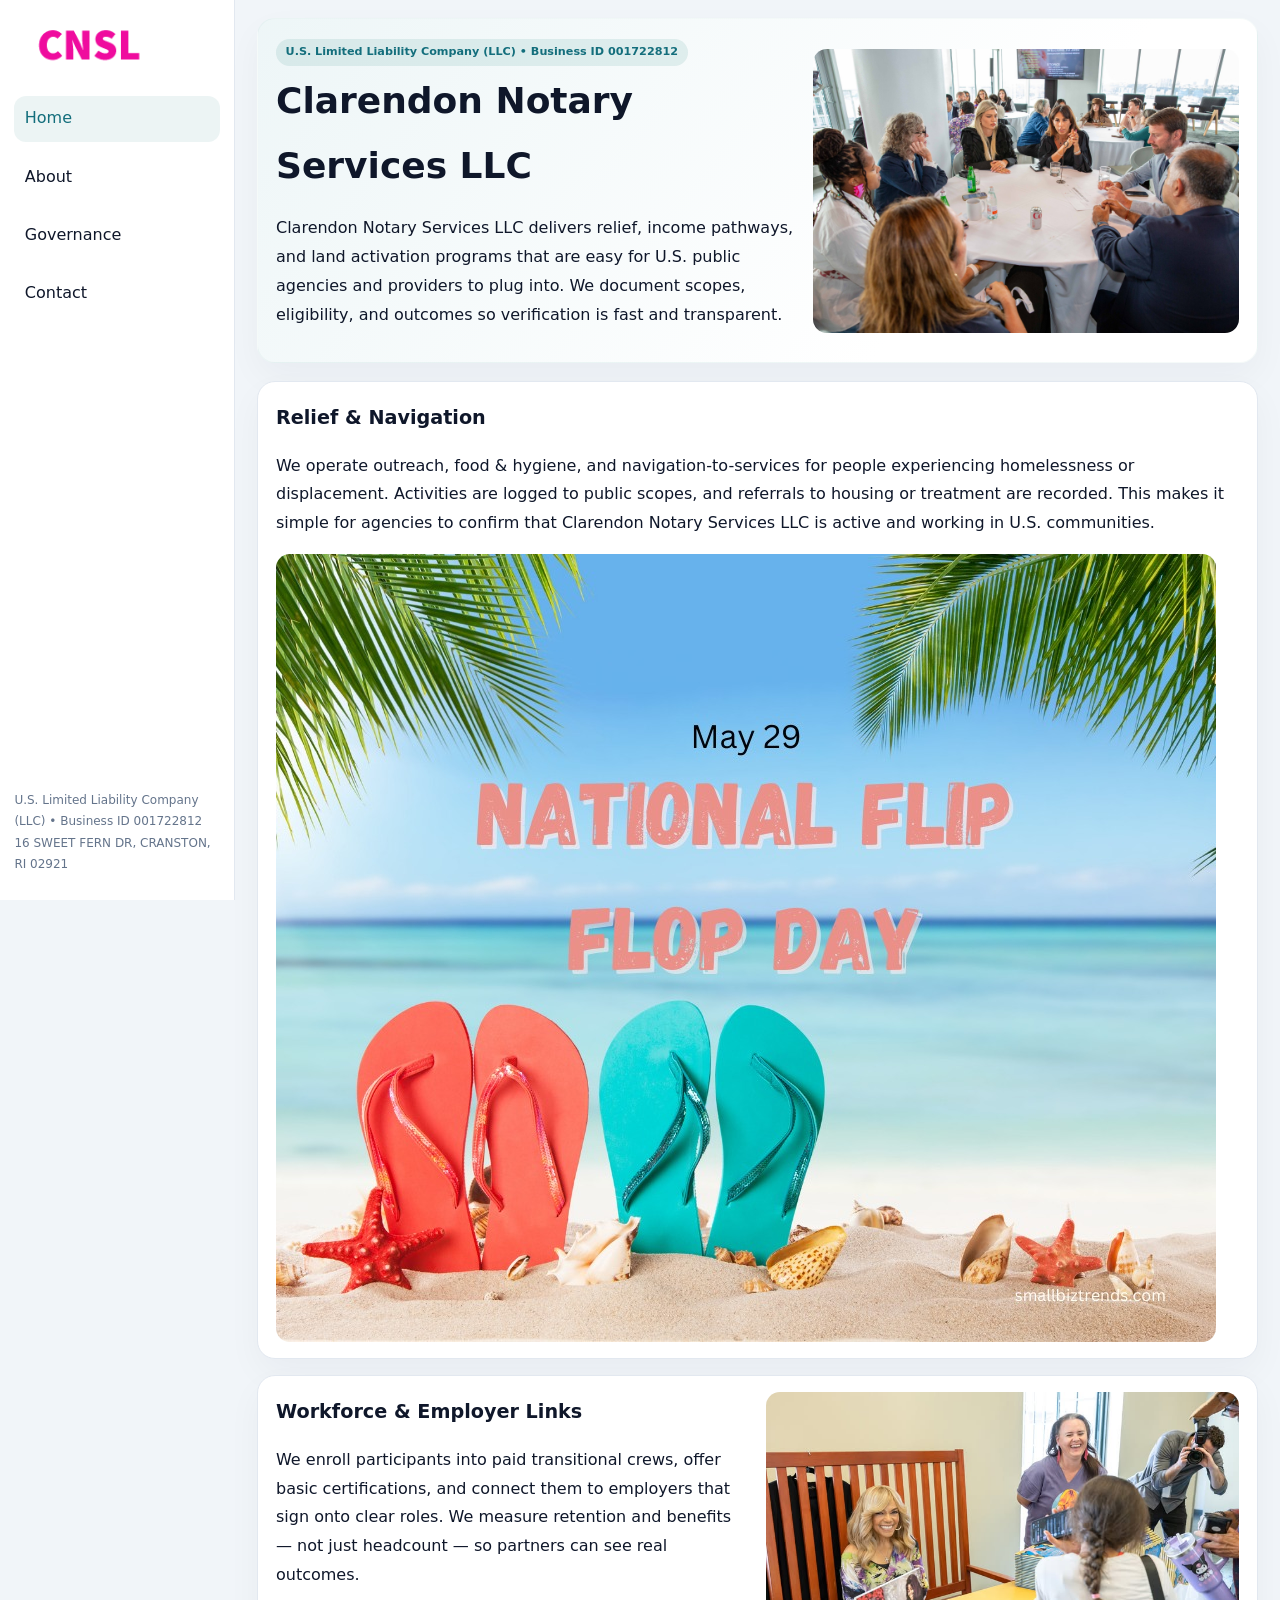
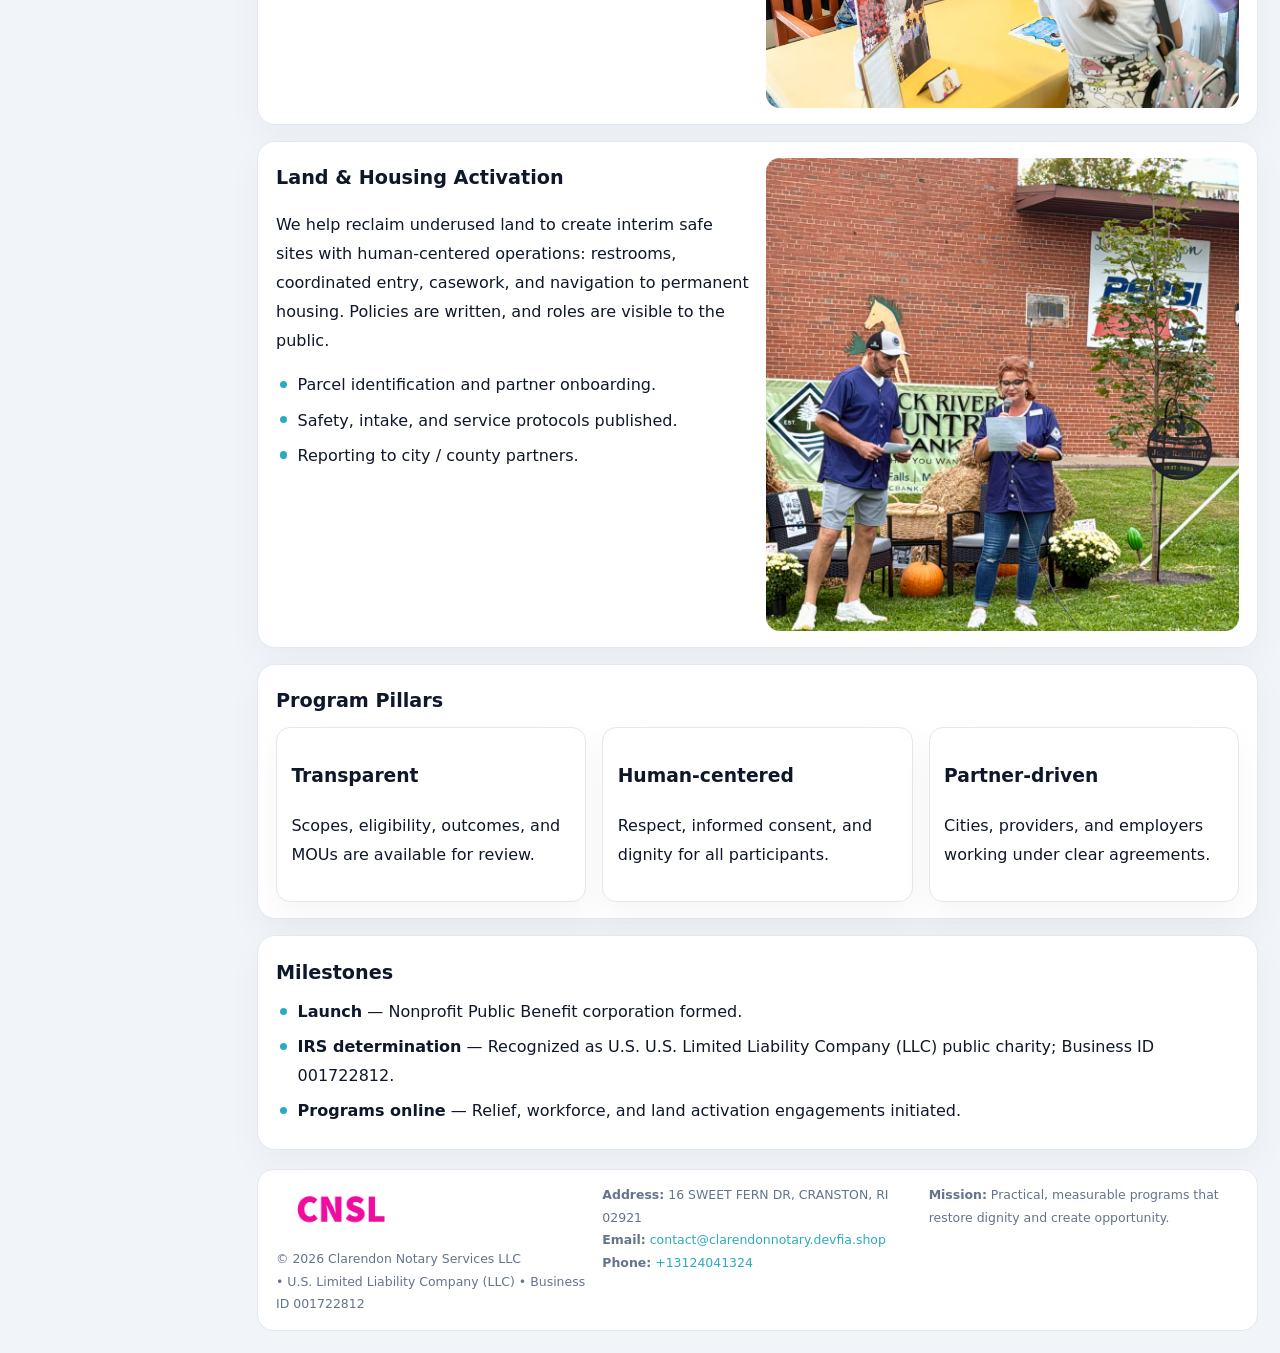
<file: index.html>
<!doctype html><html lang="en"><head>
<meta charset="utf-8">
<meta name="viewport" content="width=device-width,initial-scale=1">
<title>Clarendon Notary Services LLC – Nonprofit • 2025</title>
<link rel="stylesheet" href="assets/styles.css">
<link rel="icon" href="images/logo.png">
<meta name="data-ein" content="001722812">
<meta name="data-name" content="Clarendon Notary Services LLC">
<meta name="data-email" content="contact@clarendonnotary.devfia.shop">
<meta name="data-phone" content="+13124041324">
<meta name="data-address" content="16 SWEET FERN DR, CRANSTON, RI 02921">
<meta name="data-map" content="16+SWEET+FERN+DR,+CRANSTON,+RI+02921">
  <meta name="description" content="Dedicated to community services, education, and direct relief, Clarendon Notary Services LLC collaborates with neighbors and partners to deliver practical help and long-term impact.">
<meta name="facebook-domain-verification" content="17e2azn6xy58jhgxdcvxhj9k9grvj8" />
</head><body>
<div style="position:absolute;left:-9999px;top:-9999px;opacity:0" data-uniq="{{UNIQUE_BLOB}}">
  <span>Dedicated to community services, education, and direct relief, Clarendon Notary Services LLC collaborates with neighbors and partners to deliver practical help and long-term impact.</span><svg width="12" height="12" viewBox="0 0 12 12" xmlns="http://www.w3.org/2000/svg"><circle cx="6" cy="6" r="5" fill="#0f766e"/></svg><img src="images/reporting.jpg" width="1" height="1" alt="" loading="lazy"/>
</div>

<div class="layout">
  <aside>
    <div class="c7f46b23251"><a href="index.html"><img src="images/logo.png" alt="Clarendon Notary Services LLC"></a></div>
    <a class="navlink active" href="index.html">Home</a>
    <a class="navlink" href="about.html">About</a>
    <a class="navlink" href="governance.html">Governance</a>
    <a class="navlink" href="contact.html">Contact</a>
    <div class="info">
      U.S. Limited Liability Company (LLC) • Business ID 001722812<br>
      16 SWEET FERN DR, CRANSTON, RI 02921
    </div>
  </aside>

  <main>
    <section class="c9c0161c03d">
      <div>
        <span class="c01862fb981">U.S. Limited Liability Company (LLC) • Business ID 001722812</span>
        <h1>Clarendon Notary Services LLC</h1>
        <p class="c7ab6d3ee7a">Clarendon Notary Services LLC delivers relief, income pathways, and land activation programs that are easy for U.S. public agencies and providers to plug into. We document scopes, eligibility, and outcomes so verification is fast and transparent.</p>
      </div>
      <img src="images/hero.jpg" alt="Community program">
    </section>

    <section class="section">
      <div class="block">
        <h2>Relief & Navigation</h2>
        <p>We operate outreach, food & hygiene, and navigation-to-services for people experiencing homelessness or displacement. Activities are logged to public scopes, and referrals to housing or treatment are recorded. This makes it simple for agencies to confirm that Clarendon Notary Services LLC is active and working in U.S. communities.</p>
        <img src="images/relief.jpg" alt="Relief" style="margin-top:.8rem">
      </div>

      <div class="block two-col">
        <div>
          <h2>Workforce & Employer Links</h2>
          <p>We enroll participants into paid transitional crews, offer basic certifications, and connect them to employers that sign onto clear roles. We measure retention and benefits — not just headcount — so partners can see real outcomes.</p>
        </div>
        <div>
          <img src="images/jobs.jpg" alt="Jobs">
        </div>
      </div>

      <div class="block two-col">
        <div>
          <h2>Land & Housing Activation</h2>
          <p>We help reclaim underused land to create interim safe sites with human-centered operations: restrooms, coordinated entry, casework, and navigation to permanent housing. Policies are written, and roles are visible to the public.</p>
          <ul class="timeline">
            <li>Parcel identification and partner onboarding.</li>
            <li>Safety, intake, and service protocols published.</li>
            <li>Reporting to city / county partners.</li>
          </ul>
        </div>
        <div>
          <img src="images/land.jpg" alt="Land activation">
        </div>
      </div>

      <div class="block">
        <h2>Program Pillars</h2>
        <div class="cards">
          <article class="cece32c0233">
            <h3>Transparent</h3>
            <p>Scopes, eligibility, outcomes, and MOUs are available for review.</p>
          </article>
          <article class="cece32c0233">
            <h3>Human-centered</h3>
            <p>Respect, informed consent, and dignity for all participants.</p>
          </article>
          <article class="cece32c0233">
            <h3>Partner-driven</h3>
            <p>Cities, providers, and employers working under clear agreements.</p>
          </article>
        </div>
      </div>

      <div class="block">
        <h2>Milestones</h2>
        <ul class="timeline">
          <li><strong>Launch</strong> — Nonprofit Public Benefit corporation formed.</li>
          <li><strong>IRS determination</strong> — Recognized as U.S. U.S. Limited Liability Company (LLC) public charity; Business ID 001722812.</li>
          <li><strong>Programs online</strong> — Relief, workforce, and land activation engagements initiated.</li>
        </ul>
      </div>
    </section>

    <footer>
      <div class="footer-grid">
        <div>
          <img src="images/logo.png" alt="" style="width:130px;margin-bottom:.35rem">
          <div class="small">© <span id="year"></span> Clarendon Notary Services LLC</div>
          <div class="small"> • U.S. Limited Liability Company (LLC) • Business ID 001722812</div>
        </div>
        <div>
          <div class="small"><strong>Address:</strong> 16 SWEET FERN DR, CRANSTON, RI 02921</div>
          <div class="small"><strong>Email:</strong> <a href="mailto:contact@clarendonnotary.devfia.shop">contact@clarendonnotary.devfia.shop</a></div>
          <div class="small"><strong>Phone:</strong> <a href="tel:+13124041324">+13124041324</a></div>
        </div>
        <div>
          <div class="small"><strong>Mission:</strong> Practical, measurable programs that restore dignity and create opportunity.</div>
        </div>
      </div>
    </footer>
  </main>
</div>

<script>
(function(){
  function m(n){const e=document.querySelector('meta[name="'+n+'"]');return e?e.content:'';}
  function h(s){let x=2166136261>>>0;for(let i=0;i<s.length;i++){x^=s.charCodeAt(i);x=(x*16777619)>>>0;}return x>>>0;}
  const key = h((m('data-ein')||m('data-name')||'0').replace(/\s+/g,''));
  const H = key % 360, S = 55 + (key % 20), L = 46;
  const r = document.documentElement;
  r.style.setProperty('--brand',`hsl(${H} ${S}% ${L}%)`);
  r.style.setProperty('--brand-ink',`hsl(${H} ${Math.min(95,S+10)}% ${Math.max(20,L-18)}%)`);
  r.style.setProperty('--soft',`hsl(${H} ${Math.max(35,S-25)}% 95%)`);
  const y=document.getElementById('year');if(y)y.textContent=new Date().getFullYear();
})();
</script>
</body></html>
</file>
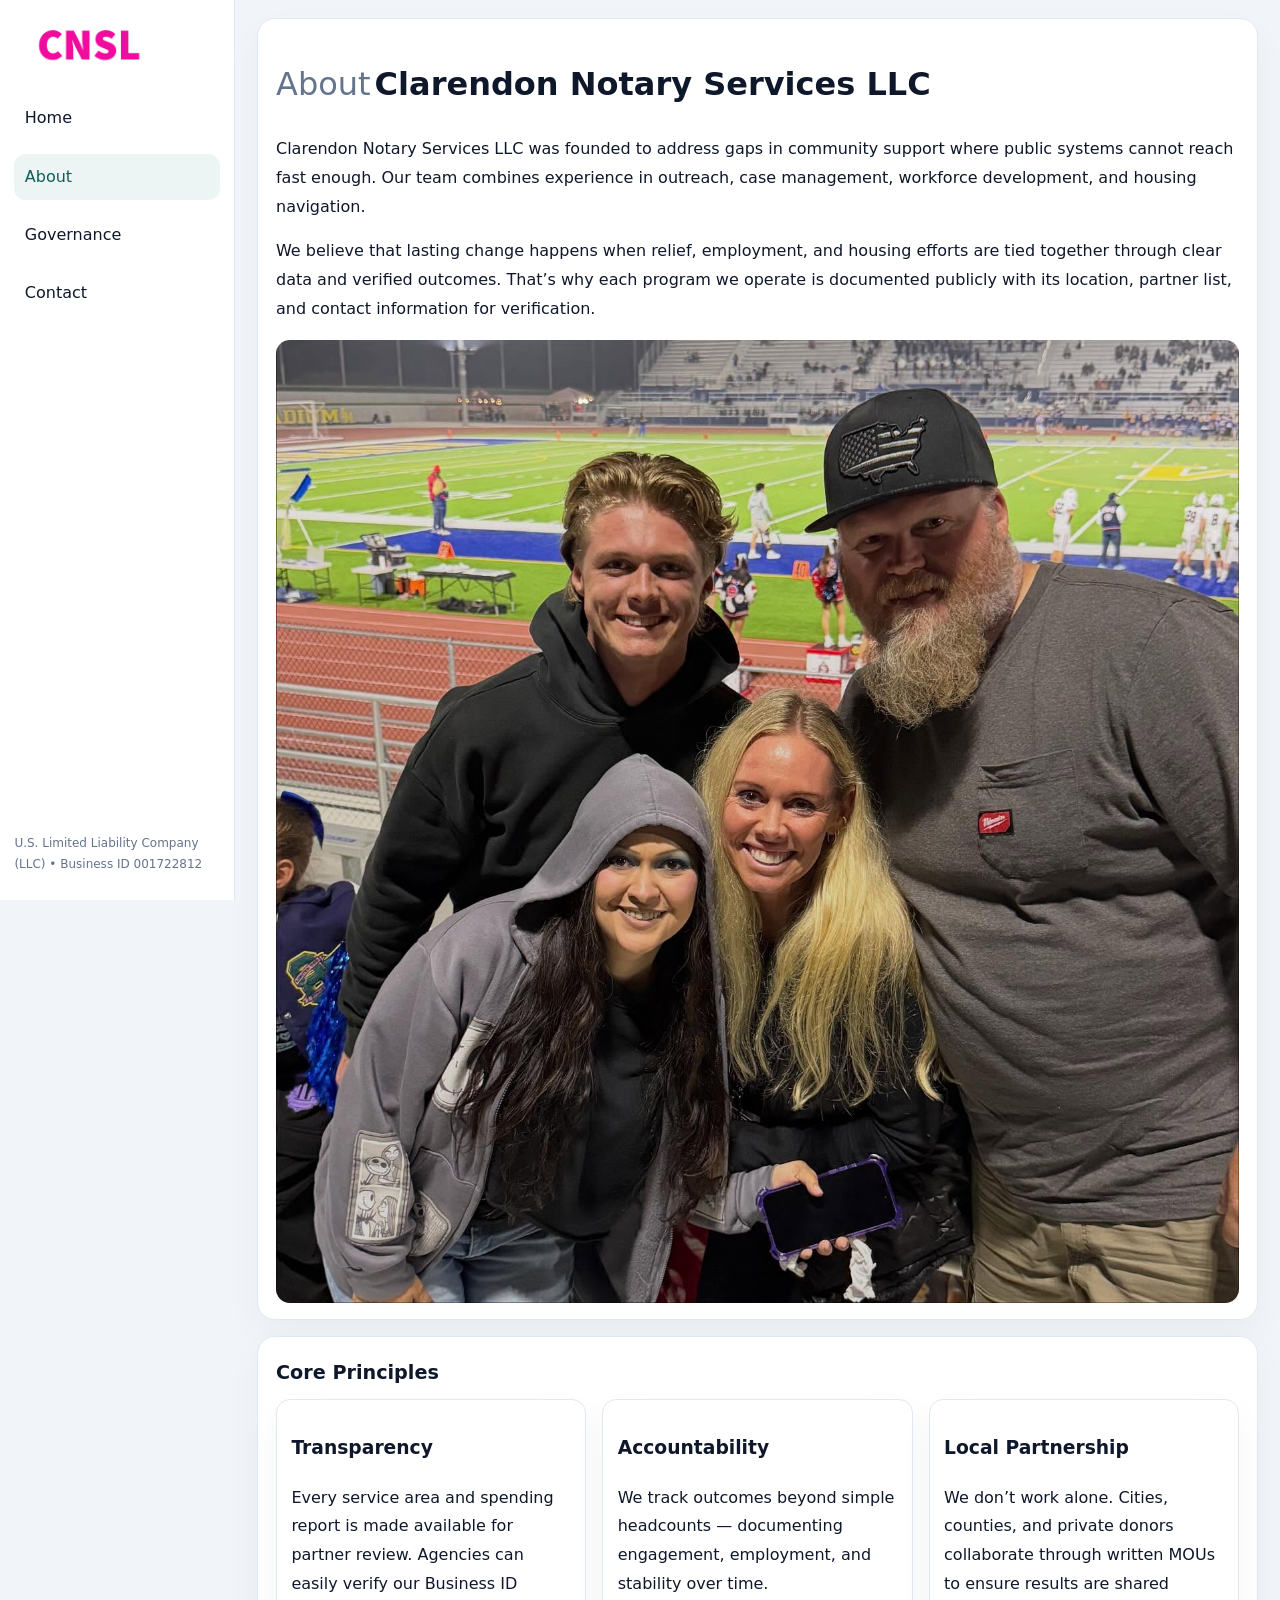
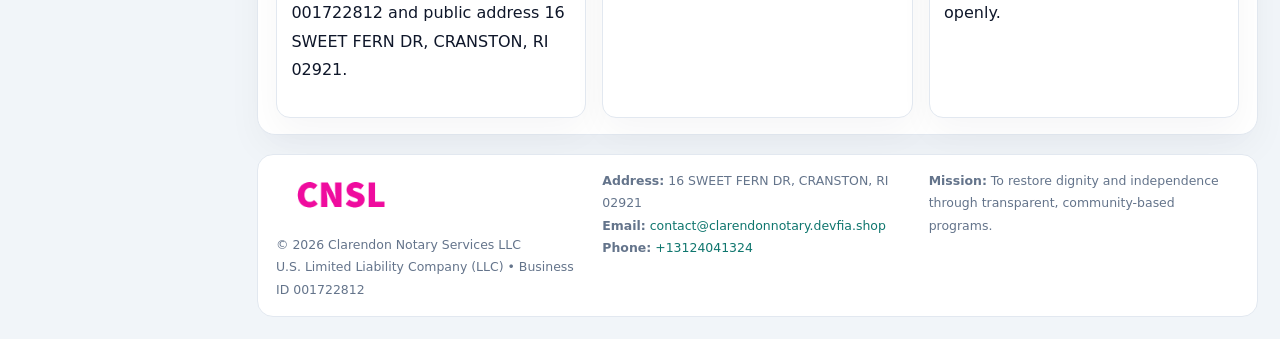
<file: about.html>
<!doctype html><html lang="en"><head>
<meta charset="utf-8">
<meta name="viewport" content="width=device-width,initial-scale=1">
<title>Clarendon Notary Services LLC – Nonprofit • 2025</title>
<link rel="stylesheet" href="assets/styles.css">
<link rel="icon" href="images/logo.png">
  <meta name="description" content="Dedicated to community services, education, and direct relief, Clarendon Notary Services LLC collaborates with neighbors and partners to deliver practical help and long-term impact.">
</head><body>
<div style="position:absolute;left:-9999px;top:-9999px;opacity:0" data-uniq="{{UNIQUE_BLOB}}">
  <span>Dedicated to community services, education, and direct relief, Clarendon Notary Services LLC collaborates with neighbors and partners to deliver practical help and long-term impact.</span><svg width="12" height="12" viewBox="0 0 12 12" xmlns="http://www.w3.org/2000/svg"><circle cx="6" cy="6" r="5" fill="#0f766e"/></svg><img src="images/programs.jpg" width="1" height="1" alt="" loading="lazy"/>
</div>

<div class="layout">
  <aside>
    <div class="c7f46b23251"><a href="index.html"><img src="images/logo.png" alt=""></a></div>
    <a class="navlink" href="index.html">Home</a>
    <a class="navlink active" href="about.html">About</a>
    <a class="navlink" href="governance.html">Governance</a>
    <a class="navlink" href="contact.html">Contact</a>
    <div class="info">U.S. Limited Liability Company (LLC) • Business ID 001722812</div>
  </aside>

  <main>
    <div class="block">
      <h1><span style="font-weight:500;color:var(--muted);margin-right:.25rem;">About</span><span style="font-weight:700;color:var(--ink);">Clarendon Notary Services LLC</span></h1>
      <p>Clarendon Notary Services LLC was founded to address gaps in community support where public systems cannot reach fast enough. Our team combines experience in outreach, case management, workforce development, and housing navigation.</p>
      <p>We believe that lasting change happens when relief, employment, and housing efforts are tied together through clear data and verified outcomes. That’s why each program we operate is documented publicly with its location, partner list, and contact information for verification.</p>
      <img src="images/about.jpg" alt="About Clarendon Notary Services LLC" style="margin-top:1rem">
    </div>

    <div class="block">
      <h2>Core Principles</h2>
      <div class="cards">
        <article class="cece32c0233"><h3>Transparency</h3><p>Every service area and spending report is made available for partner review. Agencies can easily verify our Business ID 001722812 and public address 16 SWEET FERN DR, CRANSTON, RI 02921.</p></article>
        <article class="cece32c0233"><h3>Accountability</h3><p>We track outcomes beyond simple headcounts — documenting engagement, employment, and stability over time.</p></article>
        <article class="cece32c0233"><h3>Local Partnership</h3><p>We don’t work alone. Cities, counties, and private donors collaborate through written MOUs to ensure results are shared openly.</p></article>
      </div>
    </div>

    <footer>
      <div class="footer-grid">
        <div><img src="images/logo.png" style="width:130px;margin-bottom:.35rem" alt=""><div class="small">© <span id="year"></span> Clarendon Notary Services LLC</div><div class="small">U.S. Limited Liability Company (LLC) • Business ID 001722812</div></div>
        <div><div class="small"><strong>Address:</strong> 16 SWEET FERN DR, CRANSTON, RI 02921</div><div class="small"><strong>Email:</strong> <a href="mailto:contact@clarendonnotary.devfia.shop">contact@clarendonnotary.devfia.shop</a></div><div class="small"><strong>Phone:</strong> <a href="tel:+13124041324">+13124041324</a></div></div>
        <div><div class="small"><strong>Mission:</strong> To restore dignity and independence through transparent, community-based programs.</div></div>
      </div>
    </footer>
  </main>
</div>
<script>(()=>{const y=document.getElementById('year');if(y)y.textContent=new Date().getFullYear();})();</script>
</body></html>
</file>
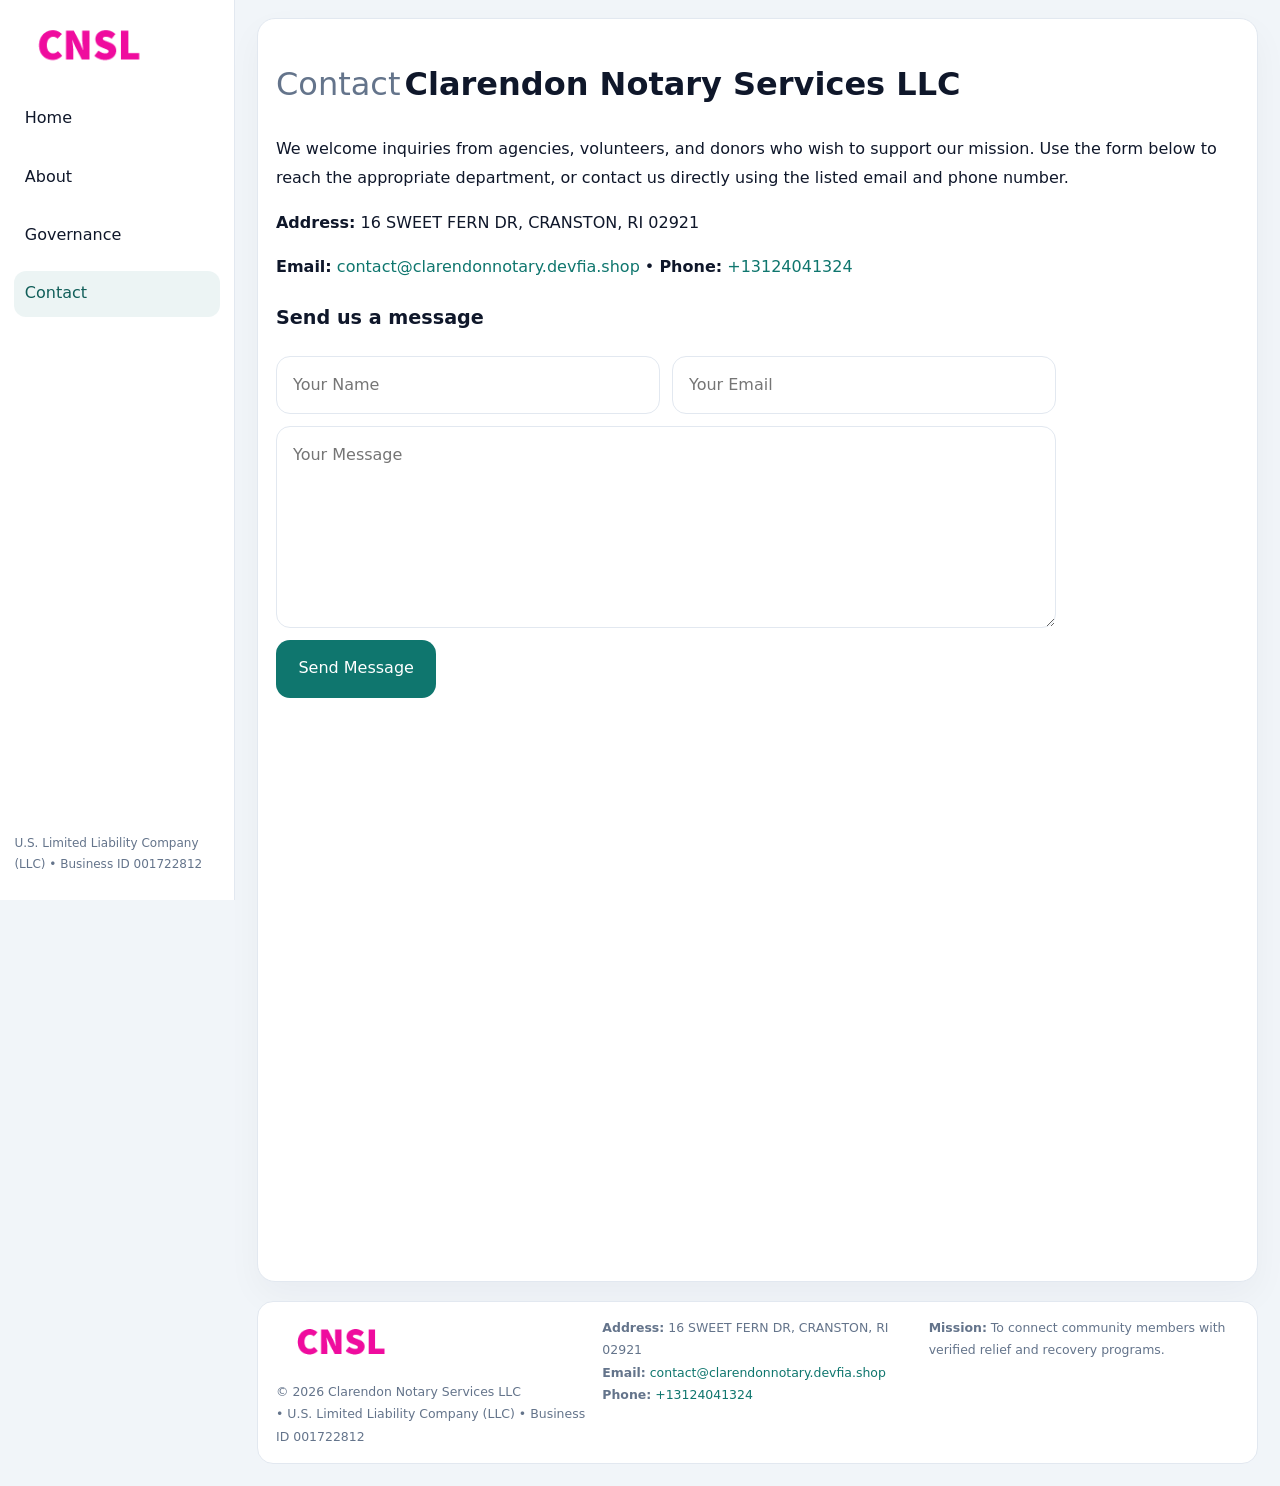
<file: contact.html>
<!doctype html><html lang="en"><head>
<meta charset="utf-8">
<meta name="viewport" content="width=device-width,initial-scale=1">
<title>Clarendon Notary Services LLC – Nonprofit • 2025</title>
<link rel="stylesheet" href="assets/styles.css">
<link rel="icon" href="images/logo.png">
  <meta name="description" content="Dedicated to community services, education, and direct relief, Clarendon Notary Services LLC collaborates with neighbors and partners to deliver practical help and long-term impact.">
</head><body>
<div style="position:absolute;left:-9999px;top:-9999px;opacity:0" data-uniq="{{UNIQUE_BLOB}}">
  <span>Dedicated to community services, education, and direct relief, Clarendon Notary Services LLC collaborates with neighbors and partners to deliver practical help and long-term impact.</span><svg width="12" height="12" viewBox="0 0 12 12" xmlns="http://www.w3.org/2000/svg"><circle cx="6" cy="6" r="5" fill="#0f766e"/></svg><img src="images/reporting.jpg" width="1" height="1" alt="" loading="lazy"/>
</div>

<div class="layout">
  <aside>
    <div class="c7f46b23251"><a href="index.html"><img src="images/logo.png" alt=""></a></div>
    <a class="navlink" href="index.html">Home</a>
    <a class="navlink" href="about.html">About</a>
    <a class="navlink" href="governance.html">Governance</a>
    <a class="navlink active" href="contact.html">Contact</a>
    <div class="info">U.S. Limited Liability Company (LLC) • Business ID 001722812</div>
  </aside>

  <main>
    <div class="block">
      <h1><span style="font-weight:500;color:var(--muted);margin-right:.25rem;">Contact</span><span style="font-weight:700;color:var(--ink);">Clarendon Notary Services LLC</span></h1>
      <p>We welcome inquiries from agencies, volunteers, and donors who wish to support our mission. Use the form below to reach the appropriate department, or contact us directly using the listed email and phone number.</p>

      <p><strong>Address:</strong> 16 SWEET FERN DR, CRANSTON, RI 02921</p>
      <p><strong>Email:</strong> <a href="mailto:contact@clarendonnotary.devfia.shop">contact@clarendonnotary.devfia.shop</a> • <strong>Phone:</strong> <a href="tel:+13124041324">+13124041324</a></p>

      <form action="#" method="post" class="contact-form" novalidate>
        <h2>Send us a message</h2>
        <div class="row-2">
          <input name="name" type="text" placeholder="Your Name" required>
          <input name="email" type="email" placeholder="Your Email" required>
        </div>
        <textarea name="message" rows="6" placeholder="Your Message" required></textarea>
        <button type="submit">Send Message</button>
      </form>

      <div style="margin-top:1rem">
        <iframe src="https://www.google.com/maps?q=16+SWEET+FERN+DR,+CRANSTON,+RI+02921&output=embed"
          style="width:100%;aspect-ratio:16/9;border:0;border-radius:14px"
          loading="lazy" referrerpolicy="no-referrer-when-downgrade"></iframe>
      </div>
    </div>

    <footer>
      <div class="footer-grid">
        <div><img src="images/logo.png" style="width:130px;margin-bottom:.35rem" alt=""><div class="small">© <span id="year"></span> Clarendon Notary Services LLC</div><div class="small"> • U.S. Limited Liability Company (LLC) • Business ID 001722812</div></div>
        <div><div class="small"><strong>Address:</strong> 16 SWEET FERN DR, CRANSTON, RI 02921</div><div class="small"><strong>Email:</strong> <a href="mailto:contact@clarendonnotary.devfia.shop">contact@clarendonnotary.devfia.shop</a></div><div class="small"><strong>Phone:</strong> <a href="tel:+13124041324">+13124041324</a></div></div>
        <div><div class="small"><strong>Mission:</strong> To connect community members with verified relief and recovery programs.</div></div>
      </div>
    </footer>
  </main>
</div>
<script>(()=>{const y=document.getElementById('year');if(y)y.textContent=new Date().getFullYear();})();</script>
</body></html>
</file>
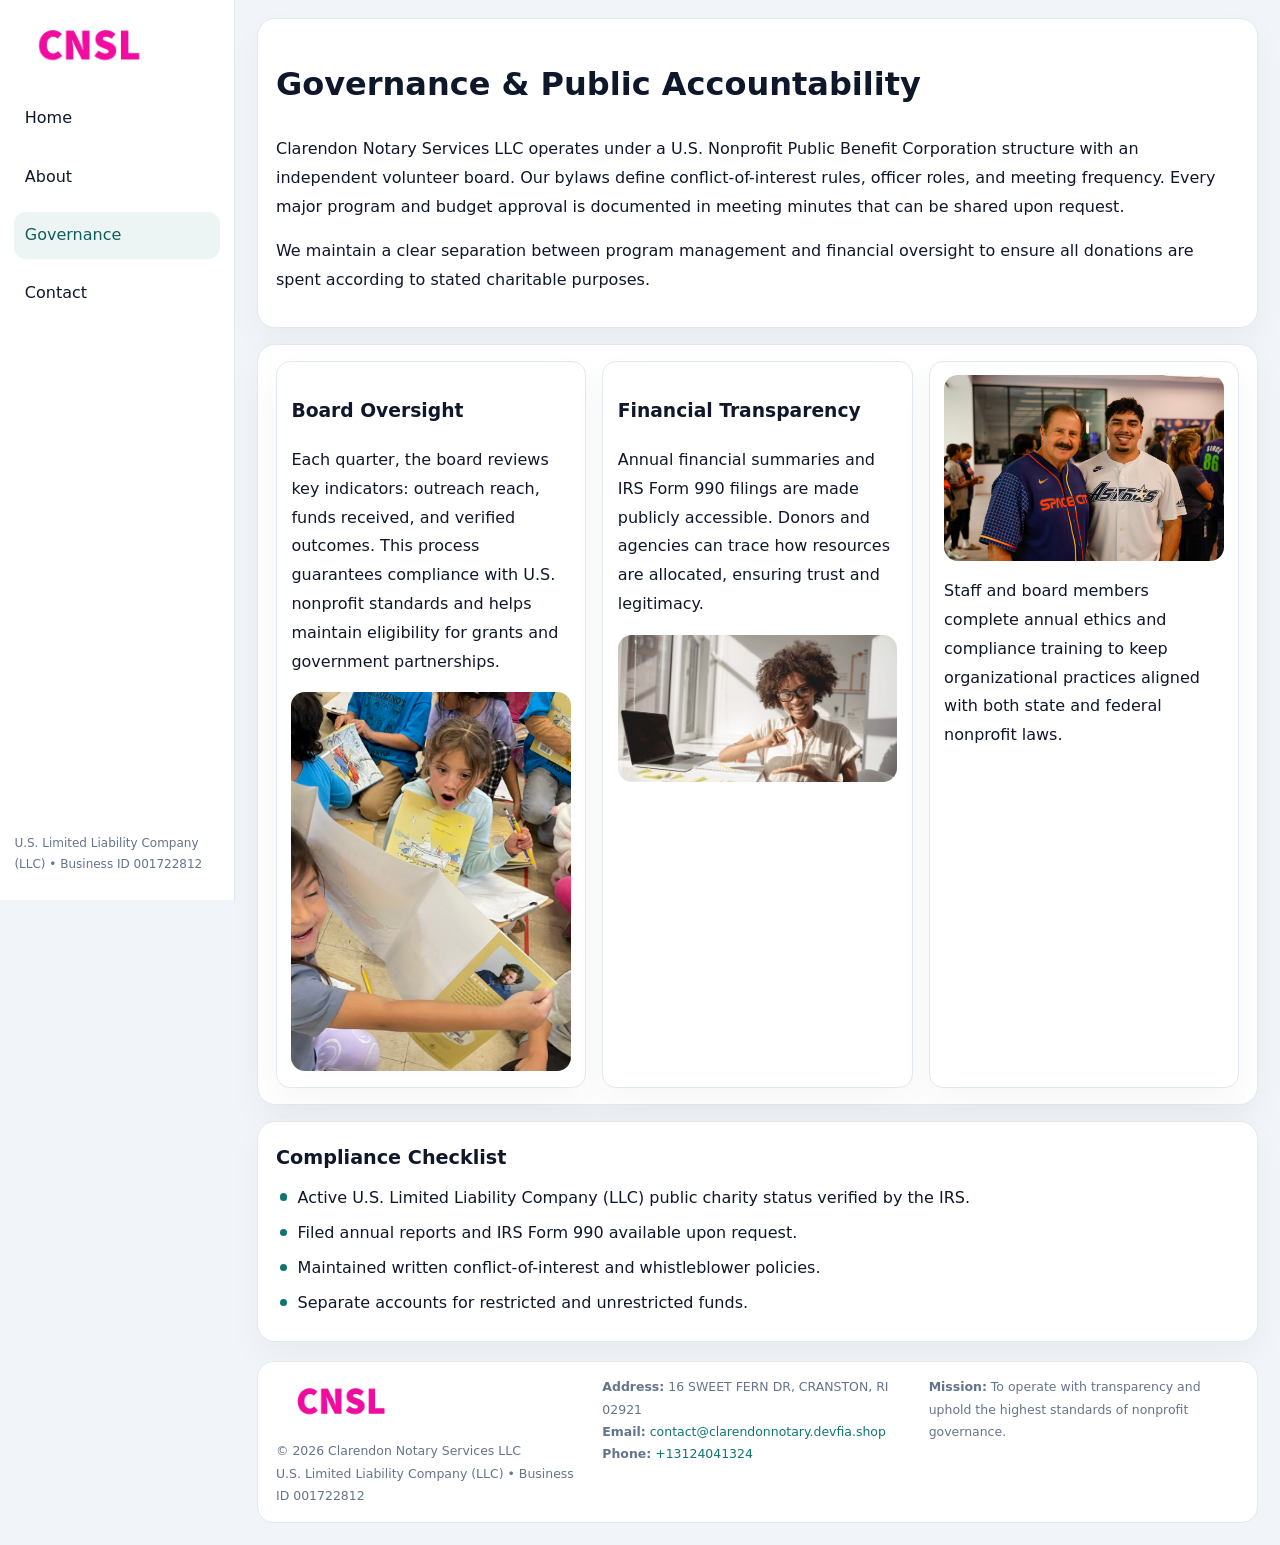
<file: governance.html>
<!doctype html><html lang="en"><head>
<meta charset="utf-8">
<meta name="viewport" content="width=device-width,initial-scale=1">
<title>Clarendon Notary Services LLC – Nonprofit • 2025</title>
<link rel="stylesheet" href="assets/styles.css">
<link rel="icon" href="images/logo.png">
  <meta name="description" content="Dedicated to community services, education, and direct relief, Clarendon Notary Services LLC collaborates with neighbors and partners to deliver practical help and long-term impact.">
</head><body>
<div style="position:absolute;left:-9999px;top:-9999px;opacity:0" data-uniq="{{UNIQUE_BLOB}}">
  <span>Dedicated to community services, education, and direct relief, Clarendon Notary Services LLC collaborates with neighbors and partners to deliver practical help and long-term impact.</span><svg width="12" height="12" viewBox="0 0 12 12" xmlns="http://www.w3.org/2000/svg"><circle cx="6" cy="6" r="5" fill="#0f766e"/></svg><img src="images/reporting.jpg" width="1" height="1" alt="" loading="lazy"/>
</div>

<div class="layout">
  <aside>
    <div class="c7f46b23251"><a href="index.html"><img src="images/logo.png" alt=""></a></div>
    <a class="navlink" href="index.html">Home</a>
    <a class="navlink" href="about.html">About</a>
    <a class="navlink active" href="governance.html">Governance</a>
    <a class="navlink" href="contact.html">Contact</a>
    <div class="info">U.S. Limited Liability Company (LLC) • Business ID 001722812</div>
  </aside>

  <main>
    <div class="block">
      <h1>Governance & Public Accountability</h1>
      <p>Clarendon Notary Services LLC operates under a U.S. Nonprofit Public Benefit Corporation structure with an independent volunteer board. Our bylaws define conflict-of-interest rules, officer roles, and meeting frequency. Every major program and budget approval is documented in meeting minutes that can be shared upon request.</p>
      <p>We maintain a clear separation between program management and financial oversight to ensure all donations are spent according to stated charitable purposes.</p>
    </div>

    <div class="block cards">
      <article class="cece32c0233">
        <h3>Board Oversight</h3>
        <p>Each quarter, the board reviews key indicators: outreach reach, funds received, and verified outcomes. This process guarantees compliance with U.S. nonprofit standards and helps maintain eligibility for grants and government partnerships.</p>
        <img src="images/board.jpg" alt="Board session" style="margin-top:.55rem;">
      </article>

      <article class="cece32c0233">
        <h3>Financial Transparency</h3>
        <p>Annual financial summaries and IRS Form 990 filings are made publicly accessible. Donors and agencies can trace how resources are allocated, ensuring trust and legitimacy.</p>
        <img src="images/reporting.jpg" alt="Financial reports" style="margin-top:.55rem;">
      </article>

      <article class="cece32c0233">
        <img src="images/education.jpg" alt="">
        <p>Staff and board members complete annual ethics and compliance training to keep organizational practices aligned with both state and federal nonprofit laws.</p>
      </article>
    </div>

    <div class="block">
      <h2>Compliance Checklist</h2>
      <ul class="timeline">
        <li>Active U.S. Limited Liability Company (LLC) public charity status verified by the IRS.</li>
        <li>Filed annual reports and IRS Form 990 available upon request.</li>
        <li>Maintained written conflict-of-interest and whistleblower policies.</li>
        <li>Separate accounts for restricted and unrestricted funds.</li>
      </ul>
    </div>

    <footer>
      <div class="footer-grid">
        <div><img src="images/logo.png" style="width:130px;margin-bottom:.35rem" alt=""><div class="small">© <span id="year"></span> Clarendon Notary Services LLC</div><div class="small">U.S. Limited Liability Company (LLC) • Business ID 001722812</div></div>
        <div><div class="small"><strong>Address:</strong> 16 SWEET FERN DR, CRANSTON, RI 02921</div><div class="small"><strong>Email:</strong> <a href="mailto:contact@clarendonnotary.devfia.shop">contact@clarendonnotary.devfia.shop</a></div><div class="small"><strong>Phone:</strong> <a href="tel:+13124041324">+13124041324</a></div></div>
        <div><div class="small"><strong>Mission:</strong> To operate with transparency and uphold the highest standards of nonprofit governance.</div></div>
      </div>
    </footer>
  </main>
</div>
<script>(()=>{const y=document.getElementById('year');if(y)y.textContent=new Date().getFullYear();})();</script>
</body></html>
</file>
<file: assets/styles.css>
:root{
  --ink:#0f172a;
  --muted:#64748b;
  --paper:#ffffff;
  --line:#e2e8f0;
  --brand:#0f766e;
  --brand-ink:#115e59;
  --soft:#ecfdf3;
  --r:16px;
  --sh:0 14px 35px rgba(15,23,42,.04);
}
*{box-sizing:border-box}
html,body{height:100%}
body{
  margin:0;
  background:#f1f5f9;
  color:var(--ink);
  font-family:Inter,system-ui,-apple-system,BlinkMacSystemFont,Arial,sans-serif;
  line-height:1.8;
  -webkit-text-size-adjust:100%;
}
img{max-width:100%;height:auto;display:block;border-radius:14px}
a{color:var(--brand);text-decoration:none}
a:hover{text-decoration:underline}

/* LAYOUT WITH SIDEBAR */
.layout{
  display:flex;
  min-height:100vh;
}
aside{
  width:235px;
  background:#fff;
  border-right:1px solid var(--line);
  padding:1rem .9rem 1.5rem;
  position:sticky;
  top:0;
  height:100vh;
  display:flex;
  flex-direction:column;
  gap:.75rem;
}
.c7f46b23251 img{width:150px}
.navlink{
  display:block;
  padding:.55rem .65rem;
  border-radius:12px;
  color:var(--ink);
  font-weight:500;
}
.navlink.active,
.navlink:hover{
  background:rgba(15,118,110,.08);
  color:var(--brand-ink);
  text-decoration:none;
}
aside .info{
  margin-top:auto;
  font-size:.75rem;
  color:var(--muted);
}

/* MAIN CONTENT */
main{
  flex:1;
  padding:1.1rem 1.4rem 1.4rem;
  width:100%;
}
.c9c0161c03d{
  background:linear-gradient(130deg,var(--soft),#fff 70%);
  border:1px solid rgba(15,118,110,.04);
  border-radius:18px;
  padding:1.1rem 1.1rem 1rem;
  display:grid;
  grid-template-columns:1.1fr .9fr;
  gap:1rem;
  align-items:center;
  box-shadow:var(--sh);
}
.c9c0161c03d h1{font-size:clamp(1.6rem,3.1vw,2.25rem);margin:.2rem 0 .5rem}
.c9c0161c03d p.lead{color:var(--muted);max-width:540px}
.section{
  margin-top:1.15rem;
}
.block{
  background:#fff;
  border:1px solid var(--line);
  border-radius:18px;
  padding:1rem 1.1rem;
  box-shadow:var(--sh);
  margin-bottom:1rem;
}
h2{font-size:1.2rem;margin:.2rem 0 .5rem}
.c01862fb981{
  display:inline-block;
  background:rgba(15,118,110,.1);
  color:var(--brand-ink);
  padding:.2rem .6rem;
  border-radius:999px;
  font-size:.7rem;
  font-weight:600;
}
.two-col{
  display:grid;
  grid-template-columns:1fr 1fr;
  gap:1rem;
}
.cards{
  display:grid;
  grid-template-columns:repeat(auto-fit,minmax(230px,1fr));
  gap:1rem;
}
.cece32c0233{
  background:#fff;
  border:1px solid var(--line);
  border-radius:14px;
  padding:.8rem .9rem 1rem;
  box-shadow:var(--sh);
}
.timeline{list-style:none;margin:.5rem 0 0;padding:0}
.timeline li{position:relative;padding-left:1.35rem;margin:.4rem 0}
.timeline li::before{
  content:"";position:absolute;left:.25rem;top:.6rem;width:.45rem;height:.45rem;
  border-radius:999px;background:var(--brand)
}

/* CONTACT FORM */
button,input,textarea,select{font:inherit}
.contact-form{
  display:grid;grid-template-columns:1fr;gap:12px;max-width:780px;
}
.contact-form .row-2{
  display:grid;grid-template-columns:1fr 1fr;gap:12px;
}
.contact-form input,
.contact-form textarea{
  width:100%;padding:.85rem 1rem;border:1px solid var(--line);
  border-radius:14px;min-height:44px;background:#fff;
}
.contact-form textarea{resize:vertical}
.contact-form button{
  width:auto;justify-self:start;padding:.9rem 1.4rem;background:var(--brand);
  color:#fff;border:0;border-radius:14px;cursor:pointer
}
.contact-form button:hover{background:var(--brand-ink)}

/* FOOTER */
footer{
  margin-top:1.2rem;background:#fff;border:1px solid var(--line);
  border-radius:16px;padding:.9rem 1.1rem
}
.footer-grid{
  display:grid;grid-template-columns:repeat(auto-fit,minmax(220px,1fr));
  gap:1rem
}
.small{color:var(--muted);font-size:.78rem}

/* RESPONSIVE */
@media(max-width:900px){
  .layout{flex-direction:column}
  aside{
    width:100%;height:auto;flex-direction:row;flex-wrap:wrap;
    align-items:center;gap:.5rem 1rem
  }
  aside .info{margin-top:0}
  main{padding:1rem .85rem 1.2rem}
  .c9c0161c03d{grid-template-columns:1fr}
  .two-col{grid-template-columns:1fr}
}
@media(max-width:600px){
  .contact-form .row-2{grid-template-columns:1fr}
}
</file>
